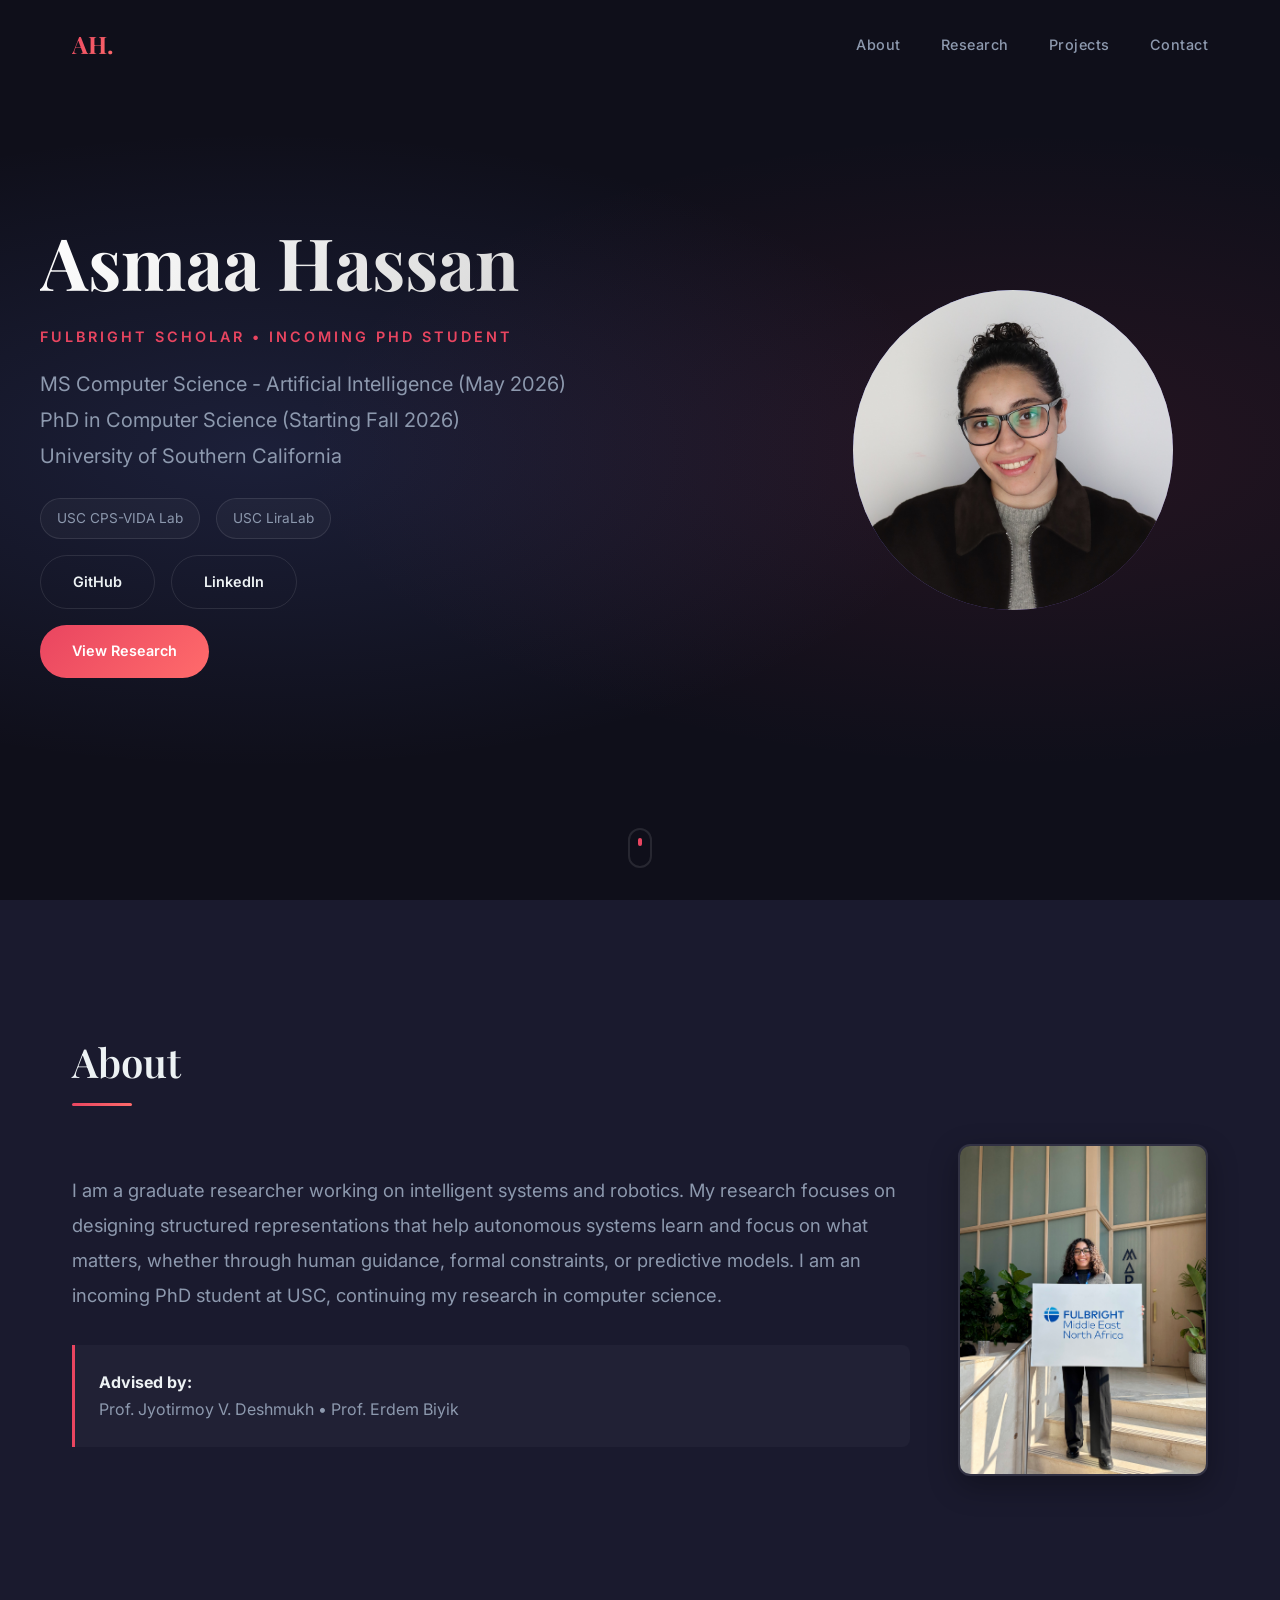
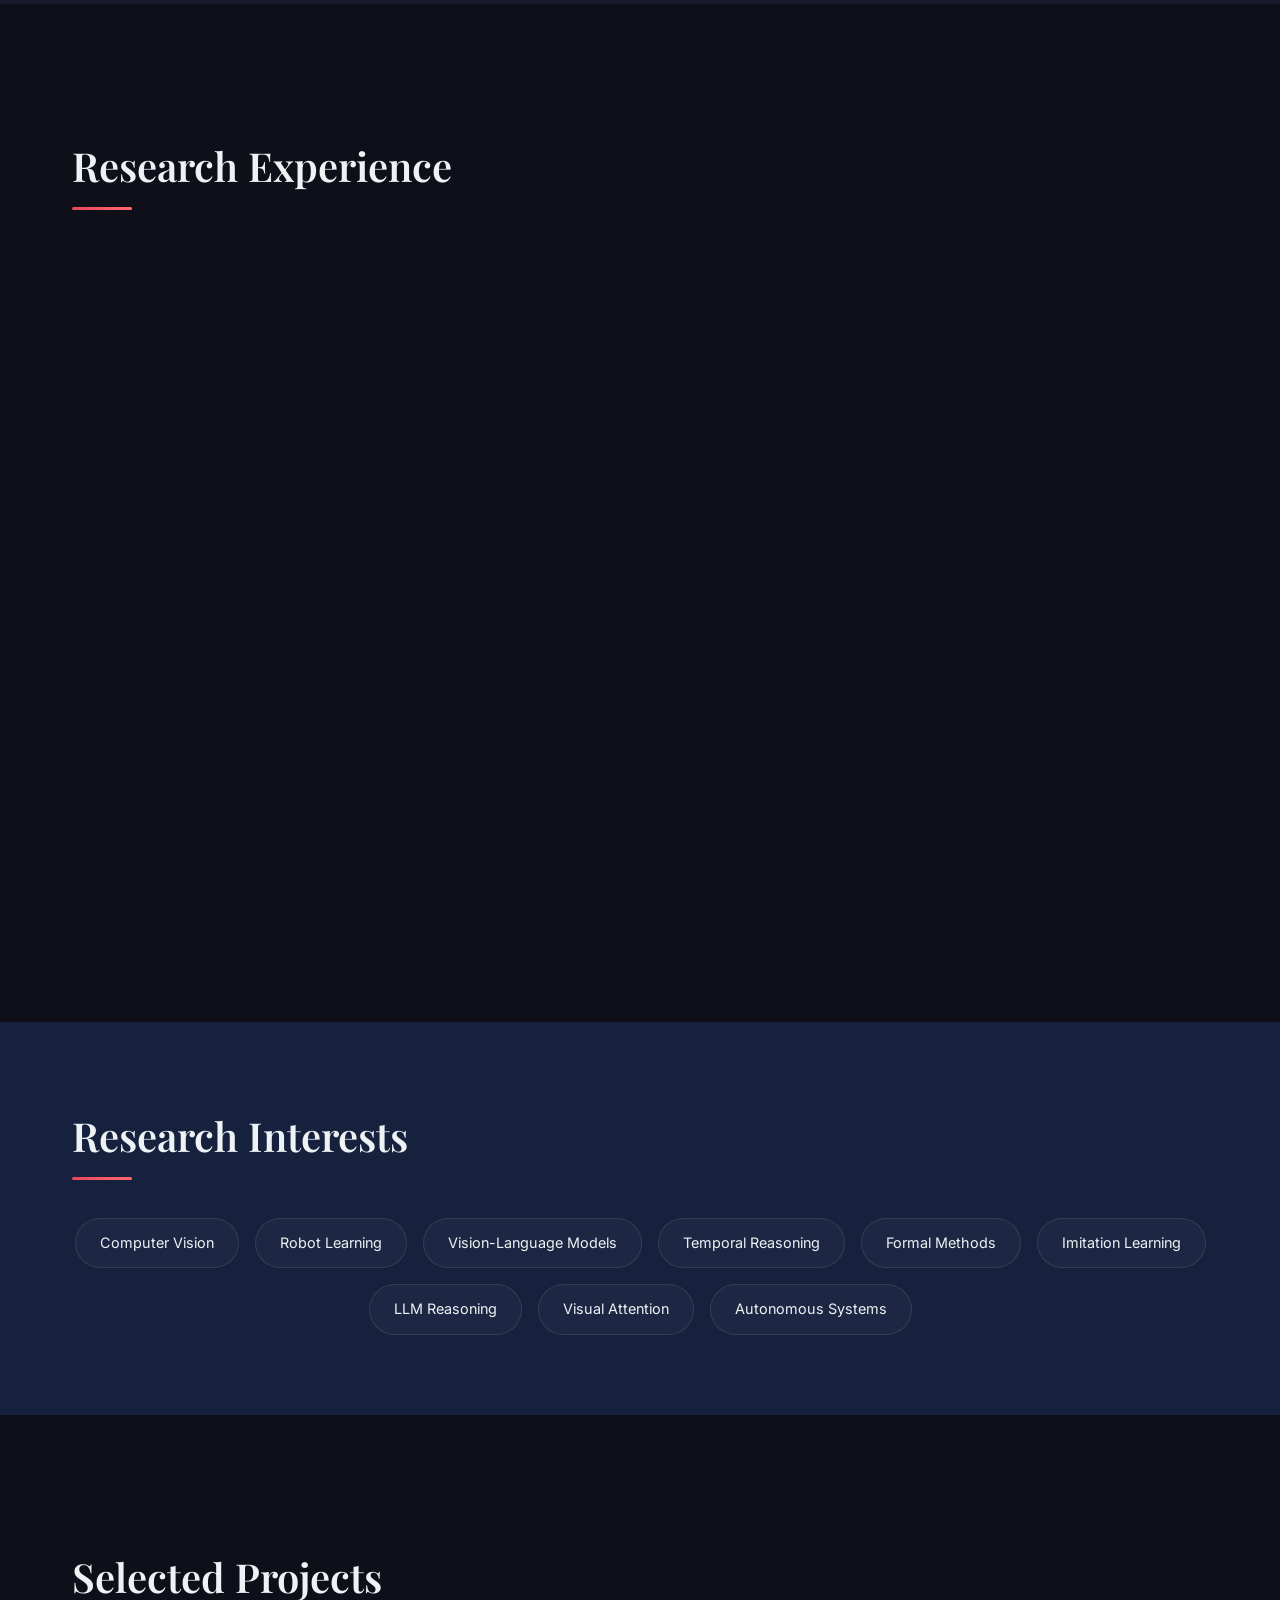
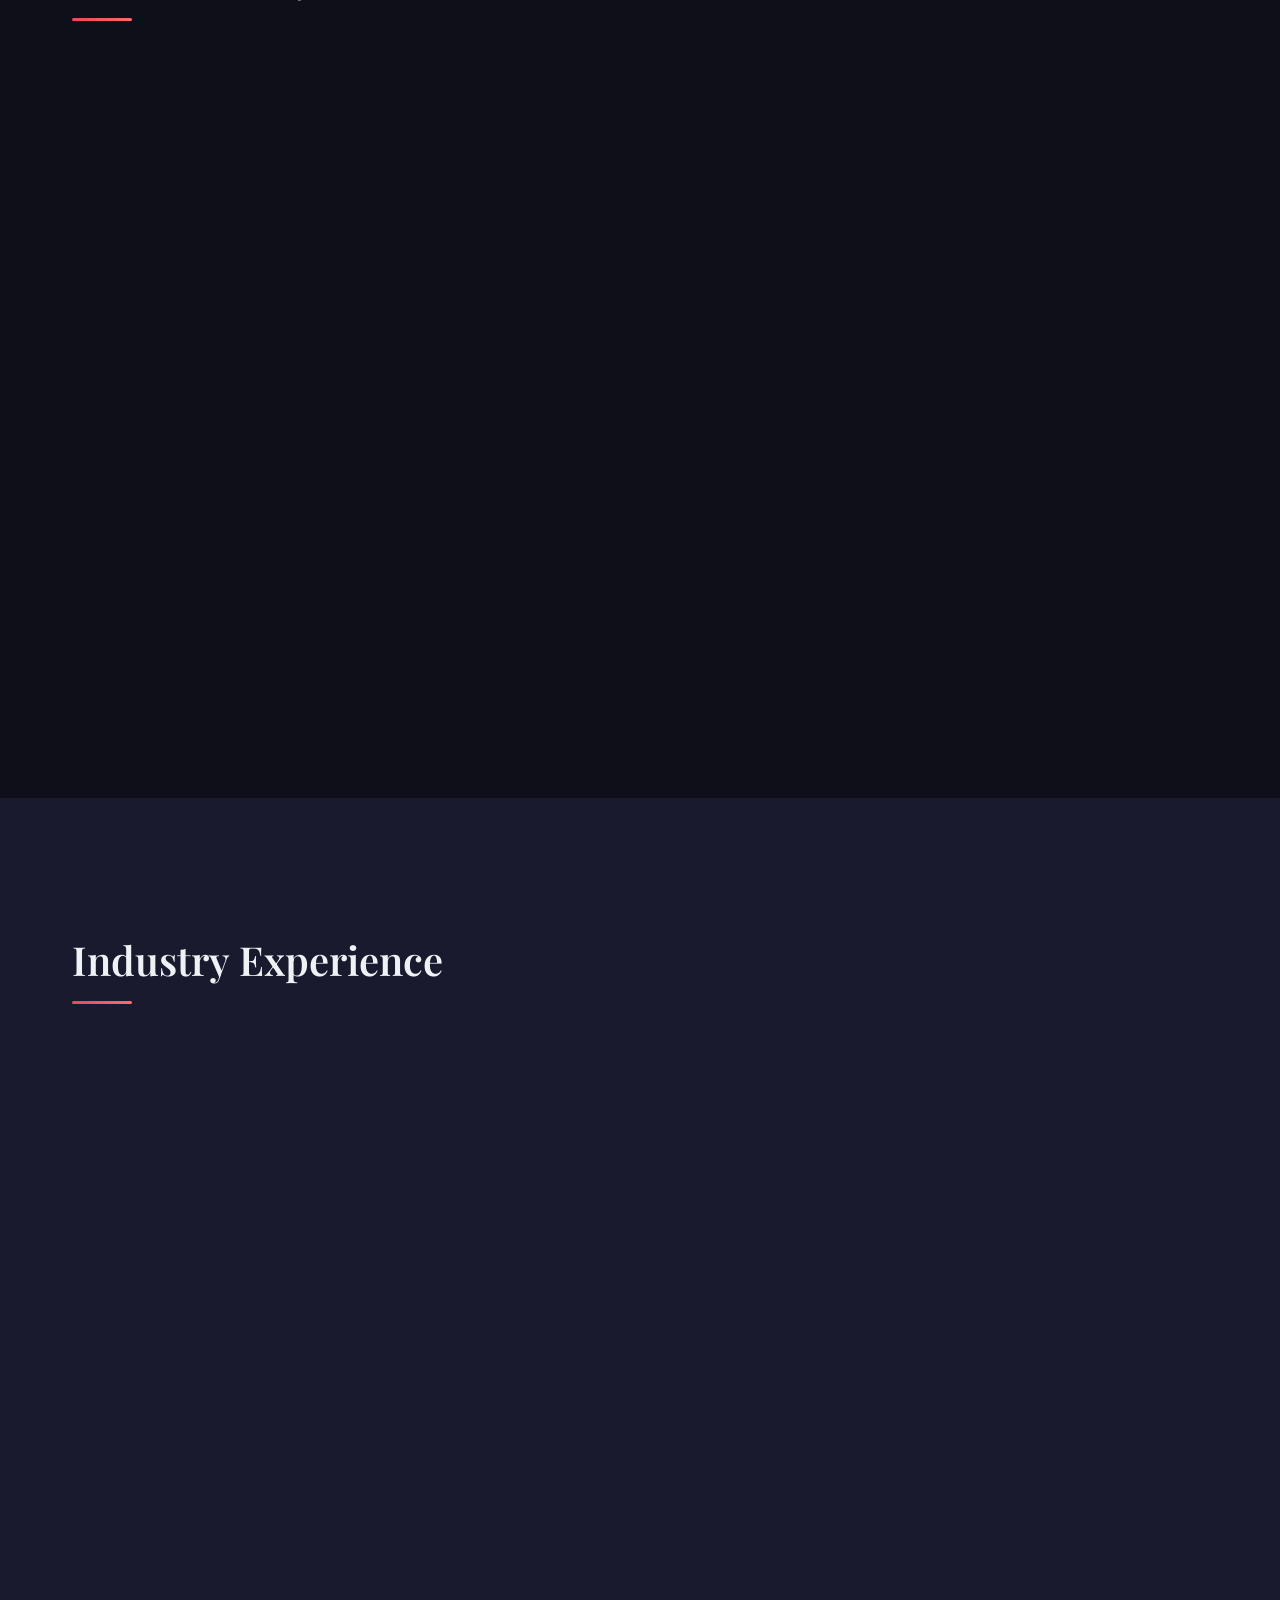
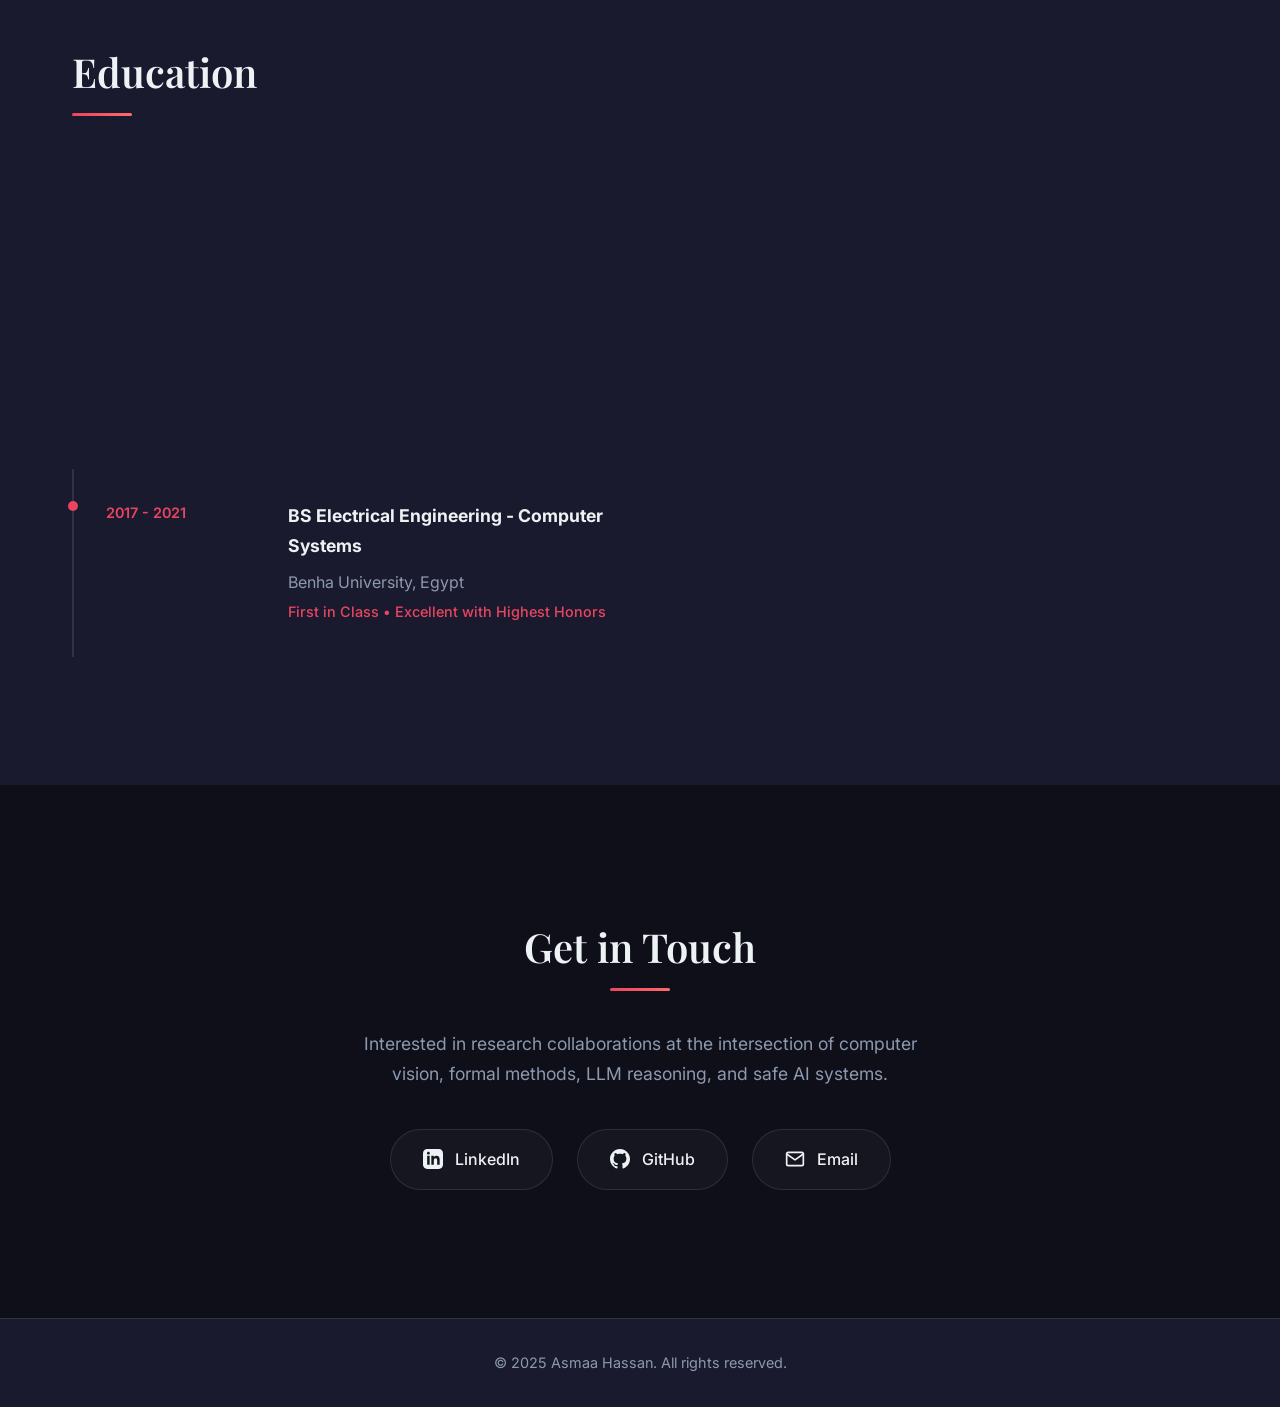
<file: index.html>
<!DOCTYPE html>
<html lang="en">
<head>
    <meta charset="UTF-8">
    <meta name="viewport" content="width=device-width, initial-scale=1.0">
    <title>Asmaa Hassan | AI Researcher</title>
    <link rel="preconnect" href="https://fonts.googleapis.com">
    <link rel="preconnect" href="https://fonts.gstatic.com" crossorigin>
    <link href="https://fonts.googleapis.com/css2?family=Inter:wght@300;400;500;600;700&family=Playfair+Display:wght@600;700&display=swap" rel="stylesheet">
    <link rel="stylesheet" href="styles.css">
</head>
<body>
    <!-- Navigation -->
    <nav class="navbar">
        <div class="nav-container">
            <a href="#" class="nav-logo">AH.</a>
            <ul class="nav-links">
                <li><a href="#about">About</a></li>
                <li><a href="#research">Research</a></li>
                <li><a href="#projects">Projects</a></li>
                <li><a href="#contact">Contact</a></li>
            </ul>
        </div>
    </nav>

    <!-- Hero Section -->
    <section class="hero">
        <div class="hero-content">
            <div class="hero-text">
                <h1 class="hero-title">Asmaa Hassan</h1>
                <p class="hero-subtitle">Fulbright Scholar &bull; Incoming PhD Student</p>
                <p class="hero-description">
                    MS Computer Science - Artificial Intelligence (May 2026)<br>
                    PhD in Computer Science (Starting Fall 2026)<br>
                    University of Southern California
                </p>
                <div class="hero-labs">
                    <span class="lab-tag">USC CPS-VIDA Lab</span>
                    <span class="lab-tag">USC LiraLab</span>
                </div>
                <div class="hero-cta" style="margin-top: 1rem;">
                    <a href="https://github.com/gitasma" target="_blank" class="btn btn-secondary">GitHub</a>
                    <a href="https://www.linkedin.com/in/asmaa-hassan-fulbright/" target="_blank" class="btn btn-secondary">LinkedIn</a>
                </div>
                <div class="hero-cta" style="margin-top: 1rem;">
                    <a href="#research" class="btn btn-primary">View Research</a>
                </div>
            </div>
            <div class="hero-image">
                <div class="image-placeholder">
                    <img src="hassanas@usc.edu-7afe5221.jpg" alt="Asmaa Hassan">
                </div>
            </div>
        </div>
        <div class="scroll-indicator">
            <span></span>
        </div>
    </section>

    <!-- About Section -->
    <section id="about" class="section about">
        <div class="container">
            <h2 class="section-title">About</h2>
            <div class="about-content">
                <div class="about-grid">
                <div class="about-text-col">
                    <p class="about-text">
                        I am a graduate researcher working on intelligent systems and robotics. My research focuses on designing structured representations that help autonomous systems learn and focus on what matters, whether through human guidance, formal constraints, or predictive models. I am an incoming PhD student at USC, continuing my research in computer science.
                    </p>
                    <div class="advisors">
                        <p><strong>Advised by:</strong></p>
                        <p>Prof. Jyotirmoy V. Deshmukh &bull; Prof. Erdem Biyik</p>
                    </div>
                </div>
                <div class="about-image-col">
                    <img src="fulbright-photo.jpg" alt="Asmaa Hassan - Fulbright Scholar" class="about-photo">
                </div>
                </div>
            </div>
        </div>
    </section>

    <!-- Research Section -->
    <section id="research" class="section research">
        <div class="container">
            <h2 class="section-title">Research Experience</h2>
            <div class="research-grid">
                <div class="research-card">
                    <div class="research-icon">
                        <svg xmlns="http://www.w3.org/2000/svg" width="32" height="32" viewBox="0 0 24 24" fill="none" stroke="currentColor" stroke-width="2" stroke-linecap="round" stroke-linejoin="round"><circle cx="12" cy="12" r="3"></circle><path d="M12 1v2M12 21v2M4.22 4.22l1.42 1.42M18.36 18.36l1.42 1.42M1 12h2M21 12h2M4.22 19.78l1.42-1.42M18.36 5.64l1.42-1.42"></path></svg>
                    </div>
                    <h3>Gaze-Guided Robot Learning</h3>
                    <p class="research-lab">Lira Lab</p>
                    <p class="research-status">On-going</p>
                </div>
                <div class="research-card">
                    <div class="research-icon">
                        <svg xmlns="http://www.w3.org/2000/svg" width="32" height="32" viewBox="0 0 24 24" fill="none" stroke="currentColor" stroke-width="2" stroke-linecap="round" stroke-linejoin="round"><path d="M14 2H6a2 2 0 0 0-2 2v16a2 2 0 0 0 2 2h12a2 2 0 0 0 2-2V8z"></path><polyline points="14 2 14 8 20 8"></polyline><line x1="16" y1="13" x2="8" y2="13"></line><line x1="16" y1="17" x2="8" y2="17"></line></svg>
                    </div>
                    <h3>Can LLMs Reason About Decidable Theories?</h3>
                    <p class="research-lab">CPS VIDA Lab</p>
                    <p class="research-status">Submitted at COLM 2026</p>
                </div>
                <div class="research-card">
                    <div class="research-icon">
                        <svg xmlns="http://www.w3.org/2000/svg" width="32" height="32" viewBox="0 0 24 24" fill="none" stroke="currentColor" stroke-width="2" stroke-linecap="round" stroke-linejoin="round"><polygon points="23 7 16 12 23 17 23 7"></polygon><rect x="1" y="5" width="15" height="14" rx="2" ry="2"></rect></svg>
                    </div>
                    <h3>Neuro-Symbolic Video Understanding</h3>
                    <p class="research-lab">CPS VIDA Lab</p>
                    <p class="research-status">On-going</p>
                </div>
                <div class="research-card">
                    <div class="research-icon">
                        <svg xmlns="http://www.w3.org/2000/svg" width="32" height="32" viewBox="0 0 24 24" fill="none" stroke="currentColor" stroke-width="2" stroke-linecap="round" stroke-linejoin="round"><path d="M14 2H6a2 2 0 0 0-2 2v16a2 2 0 0 0 2 2h12a2 2 0 0 0 2-2V8z"></path><polyline points="14 2 14 8 20 8"></polyline><line x1="16" y1="13" x2="8" y2="13"></line><line x1="16" y1="17" x2="8" y2="17"></line></svg>
                    </div>
                    <h3>Model-based Driving Behavior Summarization</h3>
                    <p class="research-lab">CPS VIDA Lab</p>
                    <p class="research-status">On-going</p>
                </div>
            </div>
        </div>
    </section>

    <!-- Interests Section -->
    <section class="section interests">
        <div class="container">
            <h2 class="section-title">Research Interests</h2>
            <div class="interests-grid">
                <span class="interest-tag">Computer Vision</span>
                <span class="interest-tag">Robot Learning</span>
                <span class="interest-tag">Vision-Language Models</span>
                <span class="interest-tag">Temporal Reasoning</span>
                <span class="interest-tag">Formal Methods</span>
                <span class="interest-tag">Imitation Learning</span>
                <span class="interest-tag">LLM Reasoning</span>
                <span class="interest-tag">Visual Attention</span>
                <span class="interest-tag">Autonomous Systems</span>
            </div>
        </div>
    </section>

    <!-- Projects Section -->
    <section id="projects" class="section projects">
        <div class="container">
            <h2 class="section-title">Selected Projects</h2>
            <div class="projects-grid">
                <div class="project-card">
                    <h3>Autonomous Floating Garbage Collecting Robot</h3>
                    <p class="project-affiliation">Benha University - Graduation Project</p>
                    <p>Funded autonomous robot for aquatic waste retrieval with Visual SLAM and YOLO-based debris detection</p>
                    <span class="project-tech">Robotics &bull; ROS &bull; YOLO &bull; SLAM</span>
                    <div class="project-links">
                        <a href="https://github.com/gitasma/Autonomous-Floating-Garbage-Collecting-Robot" target="_blank">GitHub</a>
                        <a href="https://www.linkedin.com/posts/asmaa-hassan-fulbright_computerengineering-graduation2021-plasticpollution-activity-6822212277547216897-G8yc" target="_blank">Video</a>
                    </div>
                </div>
                <div class="project-card">
                    <h3>Reconstructing Sound from Brain Responses</h3>
                    <p class="project-affiliation">USC - CSCI 567</p>
                    <p>EEG-to-audio reconstruction using CNN, LSTM, and Transformer architectures on music stimuli</p>
                    <span class="project-tech">Deep Learning &bull; EEG &bull; Audio</span>
                    <div class="project-links">
                        <a href="https://github.com/gitasma/eeg-music-reconstruction" target="_blank">GitHub</a>
                    </div>
                </div>
                <div class="project-card">
                    <h3>OwlVision - Aviation Situational Awareness Taxiing System</h3>
                    <p class="project-affiliation">Pasadena Digital</p>
                    <p>Intelligent taxiing system for pilots using VLMs for sign detection and airport graph traversal</p>
                    <span class="project-tech">VLMs &bull; YOLOv8 &bull; Computer Vision</span>
                </div>
                <div class="project-card">
                    <h3>EEG-to-Text Decoding with LLMs</h3>
                    <p class="project-affiliation">USC - CSCI 544</p>
                    <p>Open-vocabulary brain-to-text translation for assistive communication using Bi-LSTM encoder with BART decoder</p>
                    <span class="project-tech">NLP &bull; EEG &bull; Transformers</span>
                </div>
            </div>
        </div>
    </section>

    <!-- Experience Section -->
    <section class="section education">
        <div class="container">
            <h2 class="section-title">Industry Experience</h2>
            <div class="education-timeline">
                <div class="education-item">
                    <div class="education-year">Summer 2025</div>
                    <div class="education-details">
                        <h3>Applied AI Research Intern</h3>
                        <p class="education-school">Pasadena Digital, Los Angeles</p>
                        <p class="education-note">OwlVision - Aviation Situational Awareness Taxiing System</p>
                    </div>
                </div>
                <div class="education-item">
                    <div class="education-year">2021 - 2024</div>
                    <div class="education-details">
                        <h3>Senior Software Engineer</h3>
                        <p class="education-school">Valeo, Cairo, Egypt</p>
                        <p class="education-note">Automated HIL Testing &bull; CI/CD &bull; Tooling</p>
                    </div>
                </div>
            </div>
        </div>
    </section>

    <!-- Education Section -->
    <section class="section education">
        <div class="container">
            <h2 class="section-title">Education</h2>
            <div class="education-timeline">
                <div class="education-item">
                    <div class="education-year">Fall 2026</div>
                    <div class="education-details">
                        <h3>PhD in Computer Science</h3>
                        <p class="education-school">University of Southern California, Los Angeles</p>
                        <p class="education-note">Accepted &bull; Starting Fall 2026</p>
                    </div>
                </div>
                <div class="education-item">
                    <div class="education-year">2024 - 2026</div>
                    <div class="education-details">
                        <h3>MS Computer Science - Artificial Intelligence</h3>
                        <p class="education-school">University of Southern California, Los Angeles</p>
                        <p class="education-note">Fulbright Scholar</p>
                    </div>
                </div>
                <div class="education-item">
                    <div class="education-year">2017 - 2021</div>
                    <div class="education-details">
                        <h3>BS Electrical Engineering - Computer Systems</h3>
                        <p class="education-school">Benha University, Egypt</p>
                        <p class="education-note">First in Class &bull; Excellent with Highest Honors</p>
                    </div>
                </div>
            </div>
        </div>
    </section>

    <!-- Contact Section -->
    <section id="contact" class="section contact">
        <div class="container">
            <h2 class="section-title">Get in Touch</h2>
            <p class="contact-text">Interested in research collaborations at the intersection of computer vision, formal methods, LLM reasoning, and safe AI systems.</p>
            <div class="contact-links">
                <a href="https://www.linkedin.com/in/asmaa-hassan-fulbright/" target="_blank" class="contact-link">
                    <svg xmlns="http://www.w3.org/2000/svg" width="24" height="24" viewBox="0 0 24 24" fill="currentColor"><path d="M19 0h-14c-2.761 0-5 2.239-5 5v14c0 2.761 2.239 5 5 5h14c2.762 0 5-2.239 5-5v-14c0-2.761-2.238-5-5-5zm-11 19h-3v-11h3v11zm-1.5-12.268c-.966 0-1.75-.79-1.75-1.764s.784-1.764 1.75-1.764 1.75.79 1.75 1.764-.783 1.764-1.75 1.764zm13.5 12.268h-3v-5.604c0-3.368-4-3.113-4 0v5.604h-3v-11h3v1.765c1.396-2.586 7-2.777 7 2.476v6.759z"/></svg>
                    LinkedIn
                </a>
                <a href="https://github.com/gitasma" target="_blank" class="contact-link">
                    <svg xmlns="http://www.w3.org/2000/svg" width="24" height="24" viewBox="0 0 24 24" fill="currentColor"><path d="M12 0c-6.626 0-12 5.373-12 12 0 5.302 3.438 9.8 8.207 11.387.599.111.793-.261.793-.577v-2.234c-3.338.726-4.033-1.416-4.033-1.416-.546-1.387-1.333-1.756-1.333-1.756-1.089-.745.083-.729.083-.729 1.205.084 1.839 1.237 1.839 1.237 1.07 1.834 2.807 1.304 3.492.997.107-.775.418-1.305.762-1.604-2.665-.305-5.467-1.334-5.467-5.931 0-1.311.469-2.381 1.236-3.221-.124-.303-.535-1.524.117-3.176 0 0 1.008-.322 3.301 1.23.957-.266 1.983-.399 3.003-.404 1.02.005 2.047.138 3.006.404 2.291-1.552 3.297-1.23 3.297-1.23.653 1.653.242 2.874.118 3.176.77.84 1.235 1.911 1.235 3.221 0 4.609-2.807 5.624-5.479 5.921.43.372.823 1.102.823 2.222v3.293c0 .319.192.694.801.576 4.765-1.589 8.199-6.086 8.199-11.386 0-6.627-5.373-12-12-12z"/></svg>
                    GitHub
                </a>
                <a href="mailto:hassanas@usc.edu" class="contact-link">
                    <svg xmlns="http://www.w3.org/2000/svg" width="24" height="24" viewBox="0 0 24 24" fill="none" stroke="currentColor" stroke-width="2" stroke-linecap="round" stroke-linejoin="round"><path d="M4 4h16c1.1 0 2 .9 2 2v12c0 1.1-.9 2-2 2H4c-1.1 0-2-.9-2-2V6c0-1.1.9-2 2-2z"></path><polyline points="22,6 12,13 2,6"></polyline></svg>
                    Email
                </a>
            </div>
        </div>
    </section>

    <!-- Footer -->
    <footer class="footer">
        <div class="container">
            <p>&copy; 2025 Asmaa Hassan. All rights reserved.</p>
        </div>
    </footer>

    <script src="script.js"></script>
</body>
</html>
</file>
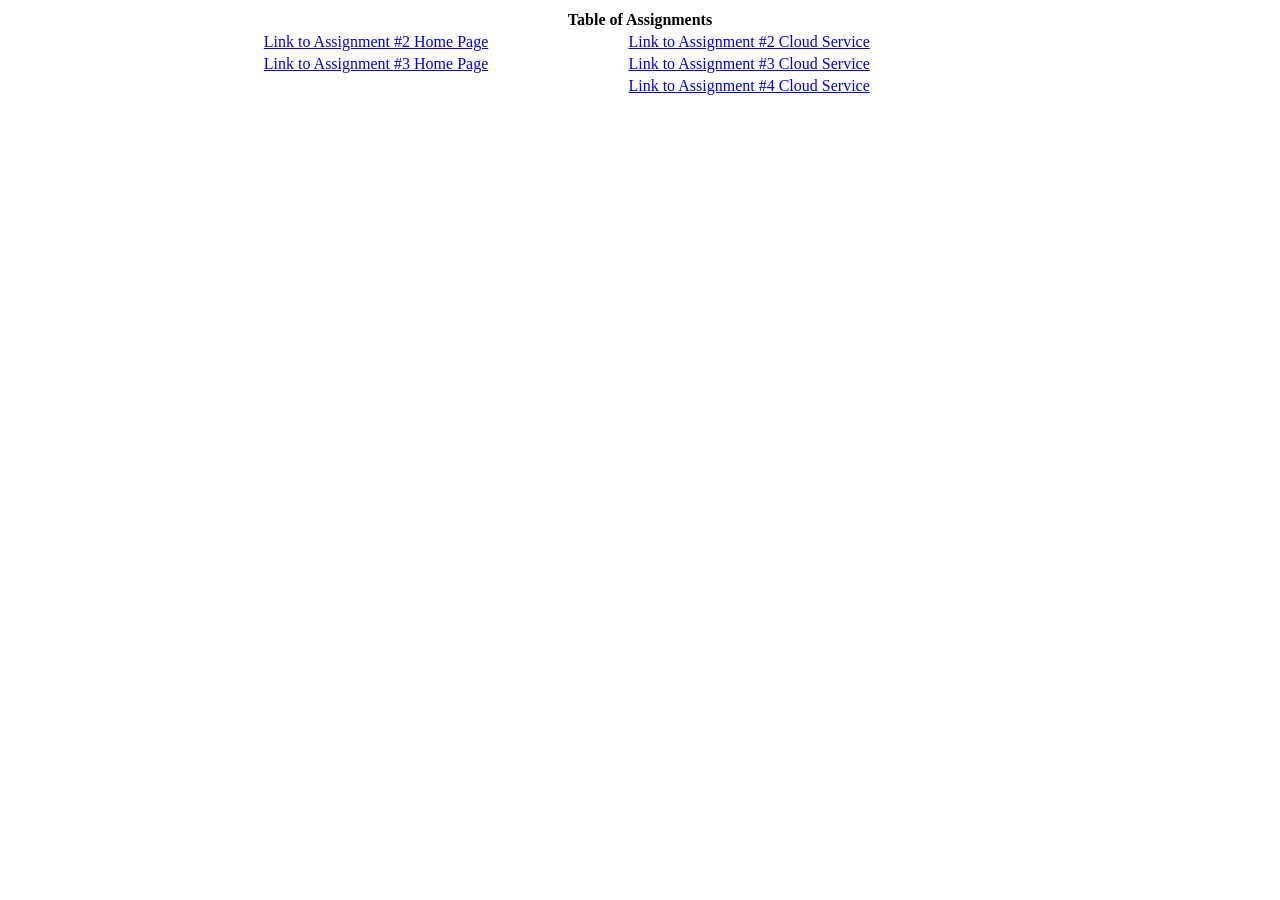
<file: 37nah46q6.html>
﻿<!DOCTYPE html> 
<html>
<head>
	<title>Table of Assignments</title>
</head>
<body>
<table style="width:60%;" align="center">
  <tr>
    <th colspan="2">Table of Assignments</th>
  </tr>
  <tr>
    <td><a rel="noopener" href="https://cs571-webtech-hw2.wl.r.appspot.com/">Link to Assignment #2 Home Page</a></td>
    <td><a rel="noopener" href="https://cs571-webtech-hw2.wl.r.appspot.com/artist/4d8b928b4eb68a1b2c0001f2">Link to Assignment #2 Cloud Service</a></td>    
  </tr>
  <tr>
    <td><a rel="noopener" href="https://cs571-web-tech-hw3.uw.r.appspot.com">Link to Assignment #3 Home Page</a></td>
    <td><a rel="noopener" href="https://cs571-web-tech-hw3.uw.r.appspot.com/api/artists/search?q=Picasso">Link to Assignment #3 Cloud Service</a></td> 
  </tr>
  <tr>
     <td></td>
    <td><a rel="noopener" href="https://cs571-web-tech-hw3.uw.r.appspot.com/api/artists/search?q=Picasso">Link to Assignment #4 Cloud Service</a></td> 
  </tr>
</table>
</body>
</html>
</file>
<file: styles.css>
/* ========================================
   ASMAA HASSAN - PORTFOLIO
   Modern, Sophisticated Design
   ======================================== */

/* CSS Variables */
:root {
    --primary: #1a1a2e;
    --secondary: #16213e;
    --accent: #e94560;
    --accent-light: #ff6b6b;
    --text: #edf2f4;
    --text-muted: #8d99ae;
    --bg-dark: #0f0f1a;
    --bg-card: rgba(255, 255, 255, 0.03);
    --border: rgba(255, 255, 255, 0.1);
    --gradient: linear-gradient(135deg, #667eea 0%, #764ba2 100%);
    --gradient-accent: linear-gradient(135deg, #e94560 0%, #ff6b6b 100%);
}

/* Reset & Base */
*, *::before, *::after {
    margin: 0;
    padding: 0;
    box-sizing: border-box;
}

html {
    scroll-behavior: smooth;
}

body {
    font-family: 'Inter', -apple-system, BlinkMacSystemFont, sans-serif;
    background: var(--bg-dark);
    color: var(--text);
    line-height: 1.7;
    overflow-x: hidden;
}

/* Utility Classes */
.container {
    max-width: 1200px;
    margin: 0 auto;
    padding: 0 2rem;
}

.section {
    padding: 8rem 0;
}

.section-title {
    font-family: 'Playfair Display', serif;
    font-size: 2.5rem;
    font-weight: 600;
    margin-bottom: 3rem;
    position: relative;
    display: inline-block;
}

.section-title::after {
    content: '';
    position: absolute;
    bottom: -10px;
    left: 0;
    width: 60px;
    height: 3px;
    background: var(--gradient-accent);
    border-radius: 2px;
}

/* Navigation */
.navbar {
    position: fixed;
    top: 0;
    left: 0;
    right: 0;
    z-index: 1000;
    padding: 1.5rem 0;
    background: transparent;
    transition: all 0.3s ease;
}

.navbar.scrolled {
    background: rgba(15, 15, 26, 0.95);
    backdrop-filter: blur(20px);
    padding: 1rem 0;
    border-bottom: 1px solid var(--border);
}

.nav-container {
    max-width: 1200px;
    margin: 0 auto;
    padding: 0 2rem;
    display: flex;
    justify-content: space-between;
    align-items: center;
}

.nav-logo {
    font-family: 'Playfair Display', serif;
    font-size: 1.5rem;
    font-weight: 700;
    color: var(--text);
    text-decoration: none;
    background: var(--gradient-accent);
    -webkit-background-clip: text;
    -webkit-text-fill-color: transparent;
    background-clip: text;
}

.nav-links {
    display: flex;
    list-style: none;
    gap: 2.5rem;
}

.nav-links a {
    color: var(--text-muted);
    text-decoration: none;
    font-size: 0.9rem;
    font-weight: 500;
    letter-spacing: 0.5px;
    transition: color 0.3s ease;
    position: relative;
}

.nav-links a::after {
    content: '';
    position: absolute;
    bottom: -5px;
    left: 0;
    width: 0;
    height: 2px;
    background: var(--gradient-accent);
    transition: width 0.3s ease;
}

.nav-links a:hover {
    color: var(--text);
}

.nav-links a:hover::after {
    width: 100%;
}

/* Hero Section */
.hero {
    min-height: 100vh;
    display: flex;
    flex-direction: column;
    justify-content: center;
    align-items: center;
    position: relative;
    padding: 6rem 2rem;
    background:
        radial-gradient(ellipse at 20% 50%, rgba(102, 126, 234, 0.15) 0%, transparent 50%),
        radial-gradient(ellipse at 80% 50%, rgba(233, 69, 96, 0.1) 0%, transparent 50%),
        var(--bg-dark);
}

.hero-content {
    max-width: 1200px;
    width: 100%;
    display: grid;
    grid-template-columns: 1.2fr 0.8fr;
    gap: 4rem;
    align-items: center;
}

.hero-subtitle {
    color: var(--accent);
    font-size: 0.9rem;
    font-weight: 600;
    letter-spacing: 3px;
    text-transform: uppercase;
    margin-bottom: 1rem;
}

.hero-title {
    font-family: 'Playfair Display', serif;
    font-size: 4.5rem;
    font-weight: 700;
    line-height: 1.1;
    margin-bottom: 1.5rem;
    background: linear-gradient(135deg, #fff 0%, #ccc 100%);
    -webkit-background-clip: text;
    -webkit-text-fill-color: transparent;
    background-clip: text;
}

.hero-description {
    font-size: 1.25rem;
    color: var(--text-muted);
    margin-bottom: 1.5rem;
    line-height: 1.8;
}

.hero-labs {
    display: flex;
    gap: 1rem;
    margin-bottom: 1rem;
}

.lab-tag {
    padding: 0.5rem 1rem;
    background: var(--bg-card);
    border: 1px solid var(--border);
    border-radius: 50px;
    font-size: 0.85rem;
    color: var(--text-muted);
}

.hero-cta {
    display: flex;
    gap: 1rem;
}

.btn {
    padding: 0.875rem 2rem;
    border-radius: 50px;
    font-size: 0.9rem;
    font-weight: 600;
    text-decoration: none;
    transition: all 0.3s ease;
    cursor: pointer;
}

.btn-primary {
    background: var(--gradient-accent);
    color: white;
    border: none;
}

.btn-primary:hover {
    transform: translateY(-2px);
    box-shadow: 0 10px 30px rgba(233, 69, 96, 0.3);
}

.btn-secondary {
    background: transparent;
    color: var(--text);
    border: 1px solid var(--border);
}

.btn-secondary:hover {
    background: var(--bg-card);
    border-color: var(--text-muted);
}

.hero-image {
    display: flex;
    justify-content: center;
}

.image-placeholder {
    width: 320px;
    height: 320px;
    border-radius: 50%;
    background: var(--gradient);
    display: flex;
    align-items: center;
    justify-content: center;
    font-size: 1rem;
    color: white;
    position: relative;
    overflow: hidden;
}

.image-placeholder::before {
    content: '';
    position: absolute;
    inset: 4px;
    border-radius: 50%;
    background: var(--bg-dark);
}

.image-placeholder span {
    position: relative;
    z-index: 1;
    color: var(--text-muted);
}

.image-placeholder img {
    width: 100%;
    height: 100%;
    object-fit: cover;
    position: relative;
    z-index: 1;
}

.scroll-indicator {
    position: absolute;
    bottom: 2rem;
    left: 50%;
    transform: translateX(-50%);
}

.scroll-indicator span {
    display: block;
    width: 24px;
    height: 40px;
    border: 2px solid var(--border);
    border-radius: 20px;
    position: relative;
}

.scroll-indicator span::before {
    content: '';
    position: absolute;
    top: 8px;
    left: 50%;
    transform: translateX(-50%);
    width: 4px;
    height: 8px;
    background: var(--accent);
    border-radius: 2px;
    animation: scroll 2s infinite;
}

@keyframes scroll {
    0% { opacity: 1; top: 8px; }
    100% { opacity: 0; top: 20px; }
}

/* About Section */
.about {
    background: var(--primary);
}

.about-content {
    max-width: 100%;
}

.about-grid {
    display: grid;
    grid-template-columns: 1fr auto;
    gap: 3rem;
    align-items: center;
}

.about-image-col {
    display: flex;
    justify-content: flex-end;
}

.about-photo {
    width: 250px;
    max-height: 340px;
    object-fit: cover;
    object-position: top;
    border-radius: 12px;
    border: 2px solid var(--border);
    box-shadow: 0 10px 30px rgba(0, 0, 0, 0.3);
}

.about-text {
    font-size: 1.15rem;
    color: var(--text-muted);
    margin-bottom: 1.5rem;
    line-height: 1.9;
}

.advisors {
    margin-top: 2rem;
    padding: 1.5rem;
    background: var(--bg-card);
    border-left: 3px solid var(--accent);
    border-radius: 0 8px 8px 0;
}

.advisors p {
    color: var(--text-muted);
}

.advisors strong {
    color: var(--text);
}

/* Research Section */
.research {
    background: var(--bg-dark);
}

.research-grid {
    display: grid;
    grid-template-columns: repeat(auto-fit, minmax(340px, 1fr));
    gap: 2rem;
}

.research-card {
    background: var(--bg-card);
    border: 1px solid var(--border);
    border-radius: 16px;
    padding: 2.5rem;
    transition: all 0.4s ease;
    position: relative;
    overflow: hidden;
}

.research-card::before {
    content: '';
    position: absolute;
    top: 0;
    left: 0;
    right: 0;
    height: 3px;
    background: var(--gradient-accent);
    transform: scaleX(0);
    transition: transform 0.4s ease;
}

.research-card:hover {
    transform: translateY(-5px);
    border-color: rgba(233, 69, 96, 0.3);
    box-shadow: 0 20px 40px rgba(0, 0, 0, 0.3);
}

.research-card:hover::before {
    transform: scaleX(1);
}

.research-icon {
    width: 60px;
    height: 60px;
    background: var(--gradient);
    border-radius: 12px;
    display: flex;
    align-items: center;
    justify-content: center;
    margin-bottom: 1.5rem;
    color: white;
}

.research-card h3 {
    font-size: 1.25rem;
    margin-bottom: 0.5rem;
    color: var(--text);
}

.research-lab {
    font-size: 0.85rem;
    color: var(--accent);
    margin-bottom: 1rem;
    font-weight: 500;
}

.research-card p:last-child {
    color: var(--text-muted);
    font-size: 0.95rem;
    line-height: 1.7;
}

.research-status {
    font-size: 0.85rem;
    color: var(--text-muted);
    font-style: italic;
}

/* Interests Section */
.interests {
    background: var(--secondary);
    padding: 5rem 0;
}

.interests-grid {
    display: flex;
    flex-wrap: wrap;
    gap: 1rem;
    justify-content: center;
}

.interest-tag {
    padding: 0.75rem 1.5rem;
    background: var(--bg-card);
    border: 1px solid var(--border);
    border-radius: 50px;
    font-size: 0.9rem;
    color: var(--text);
    transition: all 0.3s ease;
}

.interest-tag:hover {
    border-color: var(--accent);
    color: var(--accent);
    transform: translateY(-2px);
}

/* Projects Section */
.projects {
    background: var(--bg-dark);
}

.projects-grid {
    display: grid;
    grid-template-columns: repeat(auto-fit, minmax(280px, 1fr));
    gap: 1.5rem;
}

.project-card {
    background: var(--bg-card);
    border: 1px solid var(--border);
    border-radius: 12px;
    padding: 2rem;
    text-decoration: none;
    transition: all 0.3s ease;
    display: block;
}

.project-card:hover {
    border-color: var(--accent);
    transform: translateY(-3px);
    box-shadow: 0 10px 30px rgba(0, 0, 0, 0.2);
}

.project-card h3 {
    color: var(--text);
    font-size: 1.1rem;
    margin-bottom: 0.75rem;
}

.project-card p {
    color: var(--text-muted);
    font-size: 0.9rem;
    margin-bottom: 1rem;
    line-height: 1.6;
}

.project-affiliation {
    font-size: 0.85rem;
    color: var(--accent);
    margin-bottom: 0.5rem;
    font-weight: 500;
}

.project-tech {
    font-size: 0.8rem;
    color: var(--accent);
    font-weight: 500;
}

.project-links {
    margin-top: 1rem;
    display: flex;
    gap: 1rem;
}

.project-links a {
    font-size: 0.85rem;
    color: var(--text-muted);
    text-decoration: none;
    transition: color 0.3s ease;
}

.project-links a:hover {
    color: var(--accent);
}

/* Education Section */
.education {
    background: var(--primary);
}

.education-timeline {
    max-width: 600px;
}

.education-item {
    display: grid;
    grid-template-columns: 150px 1fr;
    gap: 2rem;
    padding: 2rem 0;
    border-left: 2px solid var(--border);
    padding-left: 2rem;
    position: relative;
}

.education-item::before {
    content: '';
    position: absolute;
    left: -6px;
    top: 2rem;
    width: 10px;
    height: 10px;
    background: var(--accent);
    border-radius: 50%;
}

.education-year {
    color: var(--accent);
    font-weight: 600;
    font-size: 0.9rem;
}

.education-details h3 {
    font-size: 1.1rem;
    margin-bottom: 0.5rem;
}

.education-school {
    color: var(--text-muted);
    margin-bottom: 0.25rem;
}

.education-note {
    color: var(--accent);
    font-size: 0.9rem;
    font-weight: 500;
}

/* Contact Section */
.contact {
    background: var(--bg-dark);
    text-align: center;
}

.contact .section-title::after {
    left: 50%;
    transform: translateX(-50%);
}

.contact-text {
    color: var(--text-muted);
    font-size: 1.1rem;
    max-width: 600px;
    margin: 0 auto 2.5rem;
}

.contact-links {
    display: flex;
    justify-content: center;
    gap: 1.5rem;
    flex-wrap: wrap;
}

.contact-link {
    display: flex;
    align-items: center;
    gap: 0.75rem;
    padding: 1rem 2rem;
    background: var(--bg-card);
    border: 1px solid var(--border);
    border-radius: 50px;
    color: var(--text);
    text-decoration: none;
    font-weight: 500;
    transition: all 0.3s ease;
}

.contact-link:hover {
    border-color: var(--accent);
    color: var(--accent);
    transform: translateY(-2px);
}

.contact-link svg {
    width: 20px;
    height: 20px;
}

/* Footer */
.footer {
    background: var(--primary);
    padding: 2rem 0;
    text-align: center;
    border-top: 1px solid var(--border);
}

.footer p {
    color: var(--text-muted);
    font-size: 0.9rem;
}

/* Responsive Design */
@media (max-width: 968px) {
    .hero-content {
        grid-template-columns: 1fr;
        text-align: center;
    }

    .hero-title {
        font-size: 3rem;
    }

    .hero-labs {
        justify-content: center;
    }

    .hero-cta {
        justify-content: center;
    }

    .hero-image {
        order: -1;
    }

    .image-placeholder {
        width: 250px;
        height: 250px;
    }

    .nav-links {
        display: none;
    }

    .education-item {
        grid-template-columns: 1fr;
        gap: 0.5rem;
    }

    .about-grid {
        grid-template-columns: 1fr;
        text-align: center;
    }

    .about-image-col {
        order: -1;
    }

    .about-photo {
        max-width: 220px;
        margin: 0 auto;
    }
}

@media (max-width: 600px) {
    .section {
        padding: 5rem 0;
    }

    .section-title {
        font-size: 2rem;
    }

    .hero-title {
        font-size: 2.5rem;
    }

    .hero-description {
        font-size: 1rem;
    }

    .research-grid {
        grid-template-columns: 1fr;
    }

    .contact-links {
        flex-direction: column;
        align-items: center;
    }
}

/* Animations */
@keyframes fadeInUp {
    from {
        opacity: 0;
        transform: translateY(30px);
    }
    to {
        opacity: 1;
        transform: translateY(0);
    }
}

.hero-text > * {
    animation: fadeInUp 0.8s ease forwards;
}

.hero-subtitle { animation-delay: 0.1s; }
.hero-title { animation-delay: 0.2s; }
.hero-description { animation-delay: 0.3s; }
.hero-labs { animation-delay: 0.4s; }
.hero-cta { animation-delay: 0.5s; }
</file>
